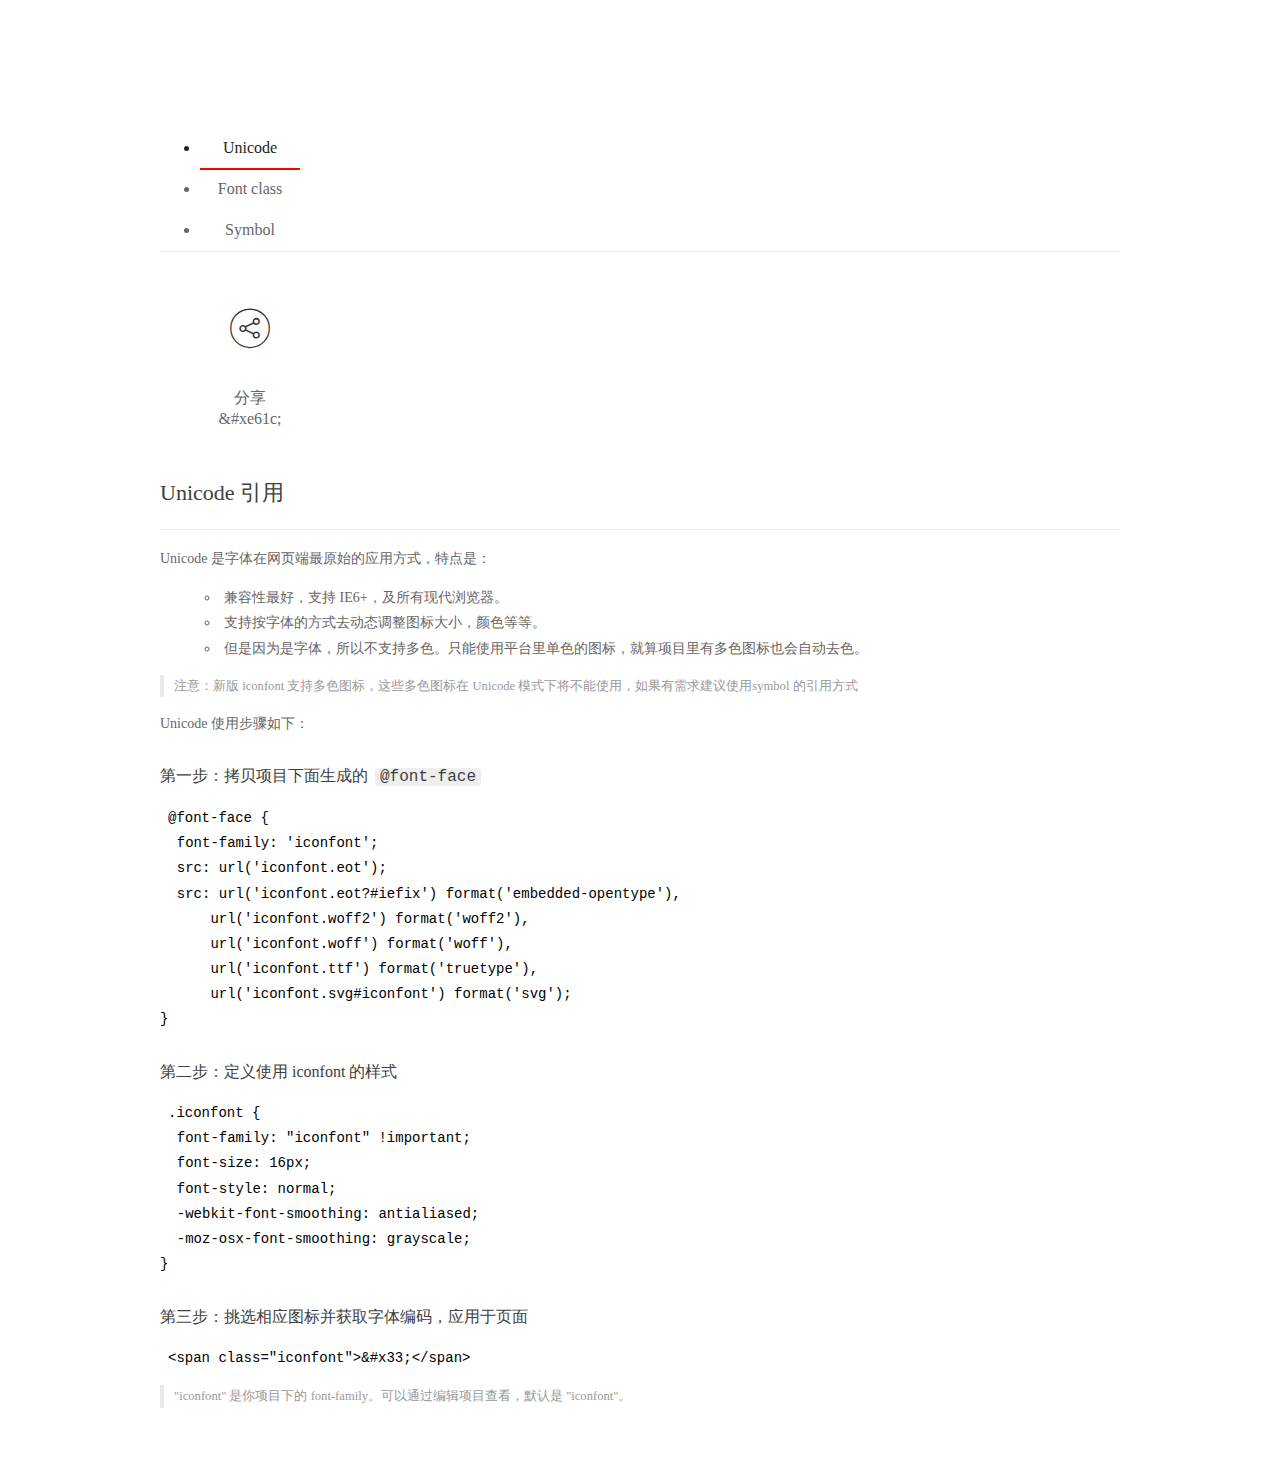
<file: Chapter02/Ferrari/download/font_gb2ioyaadta/demo_index.html>
<!DOCTYPE html>
<html>
<head>
  <meta charset="utf-8"/>
  <title>IconFont Demo</title>
  <link rel="shortcut icon" href="https://gtms04.alicdn.com/tps/i4/TB1_oz6GVXXXXaFXpXXJDFnIXXX-64-64.ico" type="image/x-icon"/>
  <link rel="stylesheet" href="https://g.alicdn.com/thx/cube/1.3.2/cube.min.css">
  <link rel="stylesheet" href="demo.css">
  <link rel="stylesheet" href="iconfont.css">
  <script src="iconfont.js"></script>
  <!-- jQuery -->
  <script src="https://a1.alicdn.com/oss/uploads/2018/12/26/7bfddb60-08e8-11e9-9b04-53e73bb6408b.js"></script>
  <!-- 代码高亮 -->
  <script src="https://a1.alicdn.com/oss/uploads/2018/12/26/a3f714d0-08e6-11e9-8a15-ebf944d7534c.js"></script>
</head>
<body>
  <div class="main">
    <h1 class="logo"><a href="https://www.iconfont.cn/" title="iconfont 首页" target="_blank">&#xe86b;</a></h1>
    <div class="nav-tabs">
      <ul id="tabs" class="dib-box">
        <li class="dib active"><span>Unicode</span></li>
        <li class="dib"><span>Font class</span></li>
        <li class="dib"><span>Symbol</span></li>
      </ul>
      
    </div>
    <div class="tab-container">
      <div class="content unicode" style="display: block;">
          <ul class="icon_lists dib-box">
          
            <li class="dib">
              <span class="icon iconfont">&#xe61c;</span>
                <div class="name">分享</div>
                <div class="code-name">&amp;#xe61c;</div>
              </li>
          
          </ul>
          <div class="article markdown">
          <h2 id="unicode-">Unicode 引用</h2>
          <hr>

          <p>Unicode 是字体在网页端最原始的应用方式，特点是：</p>
          <ul>
            <li>兼容性最好，支持 IE6+，及所有现代浏览器。</li>
            <li>支持按字体的方式去动态调整图标大小，颜色等等。</li>
            <li>但是因为是字体，所以不支持多色。只能使用平台里单色的图标，就算项目里有多色图标也会自动去色。</li>
          </ul>
          <blockquote>
            <p>注意：新版 iconfont 支持多色图标，这些多色图标在 Unicode 模式下将不能使用，如果有需求建议使用symbol 的引用方式</p>
          </blockquote>
          <p>Unicode 使用步骤如下：</p>
          <h3 id="-font-face">第一步：拷贝项目下面生成的 <code>@font-face</code></h3>
<pre><code class="language-css"
>@font-face {
  font-family: 'iconfont';
  src: url('iconfont.eot');
  src: url('iconfont.eot?#iefix') format('embedded-opentype'),
      url('iconfont.woff2') format('woff2'),
      url('iconfont.woff') format('woff'),
      url('iconfont.ttf') format('truetype'),
      url('iconfont.svg#iconfont') format('svg');
}
</code></pre>
          <h3 id="-iconfont-">第二步：定义使用 iconfont 的样式</h3>
<pre><code class="language-css"
>.iconfont {
  font-family: "iconfont" !important;
  font-size: 16px;
  font-style: normal;
  -webkit-font-smoothing: antialiased;
  -moz-osx-font-smoothing: grayscale;
}
</code></pre>
          <h3 id="-">第三步：挑选相应图标并获取字体编码，应用于页面</h3>
<pre>
<code class="language-html"
>&lt;span class="iconfont"&gt;&amp;#x33;&lt;/span&gt;
</code></pre>
          <blockquote>
            <p>"iconfont" 是你项目下的 font-family。可以通过编辑项目查看，默认是 "iconfont"。</p>
          </blockquote>
          </div>
      </div>
      <div class="content font-class">
        <ul class="icon_lists dib-box">
          
          <li class="dib">
            <span class="icon iconfont icon-fenxiang"></span>
            <div class="name">
              分享
            </div>
            <div class="code-name">.icon-fenxiang
            </div>
          </li>
          
        </ul>
        <div class="article markdown">
        <h2 id="font-class-">font-class 引用</h2>
        <hr>

        <p>font-class 是 Unicode 使用方式的一种变种，主要是解决 Unicode 书写不直观，语意不明确的问题。</p>
        <p>与 Unicode 使用方式相比，具有如下特点：</p>
        <ul>
          <li>兼容性良好，支持 IE8+，及所有现代浏览器。</li>
          <li>相比于 Unicode 语意明确，书写更直观。可以很容易分辨这个 icon 是什么。</li>
          <li>因为使用 class 来定义图标，所以当要替换图标时，只需要修改 class 里面的 Unicode 引用。</li>
          <li>不过因为本质上还是使用的字体，所以多色图标还是不支持的。</li>
        </ul>
        <p>使用步骤如下：</p>
        <h3 id="-fontclass-">第一步：引入项目下面生成的 fontclass 代码：</h3>
<pre><code class="language-html">&lt;link rel="stylesheet" href="./iconfont.css"&gt;
</code></pre>
        <h3 id="-">第二步：挑选相应图标并获取类名，应用于页面：</h3>
<pre><code class="language-html">&lt;span class="iconfont icon-xxx"&gt;&lt;/span&gt;
</code></pre>
        <blockquote>
          <p>"
            iconfont" 是你项目下的 font-family。可以通过编辑项目查看，默认是 "iconfont"。</p>
        </blockquote>
      </div>
      </div>
      <div class="content symbol">
          <ul class="icon_lists dib-box">
          
            <li class="dib">
                <svg class="icon svg-icon" aria-hidden="true">
                  <use xlink:href="#icon-fenxiang"></use>
                </svg>
                <div class="name">分享</div>
                <div class="code-name">#icon-fenxiang</div>
            </li>
          
          </ul>
          <div class="article markdown">
          <h2 id="symbol-">Symbol 引用</h2>
          <hr>

          <p>这是一种全新的使用方式，应该说这才是未来的主流，也是平台目前推荐的用法。相关介绍可以参考这篇<a href="">文章</a>
            这种用法其实是做了一个 SVG 的集合，与另外两种相比具有如下特点：</p>
          <ul>
            <li>支持多色图标了，不再受单色限制。</li>
            <li>通过一些技巧，支持像字体那样，通过 <code>font-size</code>, <code>color</code> 来调整样式。</li>
            <li>兼容性较差，支持 IE9+，及现代浏览器。</li>
            <li>浏览器渲染 SVG 的性能一般，还不如 png。</li>
          </ul>
          <p>使用步骤如下：</p>
          <h3 id="-symbol-">第一步：引入项目下面生成的 symbol 代码：</h3>
<pre><code class="language-html">&lt;script src="./iconfont.js"&gt;&lt;/script&gt;
</code></pre>
          <h3 id="-css-">第二步：加入通用 CSS 代码（引入一次就行）：</h3>
<pre><code class="language-html">&lt;style&gt;
.icon {
  width: 1em;
  height: 1em;
  vertical-align: -0.15em;
  fill: currentColor;
  overflow: hidden;
}
&lt;/style&gt;
</code></pre>
          <h3 id="-">第三步：挑选相应图标并获取类名，应用于页面：</h3>
<pre><code class="language-html">&lt;svg class="icon" aria-hidden="true"&gt;
  &lt;use xlink:href="#icon-xxx"&gt;&lt;/use&gt;
&lt;/svg&gt;
</code></pre>
          </div>
      </div>

    </div>
  </div>
  <script>
  $(document).ready(function () {
      $('.tab-container .content:first').show()

      $('#tabs li').click(function (e) {
        var tabContent = $('.tab-container .content')
        var index = $(this).index()

        if ($(this).hasClass('active')) {
          return
        } else {
          $('#tabs li').removeClass('active')
          $(this).addClass('active')

          tabContent.hide().eq(index).fadeIn()
        }
      })
    })
  </script>
</body>
</html>
</file>
<file: Chapter02/Ferrari/download/font_gb2ioyaadta/demo.css>
/* Logo 字体 */
@font-face {
  font-family: "iconfont logo";
  src: url('https://at.alicdn.com/t/font_985780_km7mi63cihi.eot?t=1545807318834');
  src: url('https://at.alicdn.com/t/font_985780_km7mi63cihi.eot?t=1545807318834#iefix') format('embedded-opentype'),
    url('https://at.alicdn.com/t/font_985780_km7mi63cihi.woff?t=1545807318834') format('woff'),
    url('https://at.alicdn.com/t/font_985780_km7mi63cihi.ttf?t=1545807318834') format('truetype'),
    url('https://at.alicdn.com/t/font_985780_km7mi63cihi.svg?t=1545807318834#iconfont') format('svg');
}

.logo {
  font-family: "iconfont logo";
  font-size: 160px;
  font-style: normal;
  -webkit-font-smoothing: antialiased;
  -moz-osx-font-smoothing: grayscale;
}

/* tabs */
.nav-tabs {
  position: relative;
}

.nav-tabs .nav-more {
  position: absolute;
  right: 0;
  bottom: 0;
  height: 42px;
  line-height: 42px;
  color: #666;
}

#tabs {
  border-bottom: 1px solid #eee;
}

#tabs li {
  cursor: pointer;
  width: 100px;
  height: 40px;
  line-height: 40px;
  text-align: center;
  font-size: 16px;
  border-bottom: 2px solid transparent;
  position: relative;
  z-index: 1;
  margin-bottom: -1px;
  color: #666;
}


#tabs .active {
  border-bottom-color: #f00;
  color: #222;
}

.tab-container .content {
  display: none;
}

/* 页面布局 */
.main {
  padding: 30px 100px;
  width: 960px;
  margin: 0 auto;
}

.main .logo {
  color: #333;
  text-align: left;
  margin-bottom: 30px;
  line-height: 1;
  height: 110px;
  margin-top: -50px;
  overflow: hidden;
  *zoom: 1;
}

.main .logo a {
  font-size: 160px;
  color: #333;
}

.helps {
  margin-top: 40px;
}

.helps pre {
  padding: 20px;
  margin: 10px 0;
  border: solid 1px #e7e1cd;
  background-color: #fffdef;
  overflow: auto;
}

.icon_lists {
  width: 100% !important;
  overflow: hidden;
  *zoom: 1;
}

.icon_lists li {
  width: 100px;
  margin-bottom: 10px;
  margin-right: 20px;
  text-align: center;
  list-style: none !important;
  cursor: default;
}

.icon_lists li .code-name {
  line-height: 1.2;
}

.icon_lists .icon {
  display: block;
  height: 100px;
  line-height: 100px;
  font-size: 42px;
  margin: 10px auto;
  color: #333;
  -webkit-transition: font-size 0.25s linear, width 0.25s linear;
  -moz-transition: font-size 0.25s linear, width 0.25s linear;
  transition: font-size 0.25s linear, width 0.25s linear;
}

.icon_lists .icon:hover {
  font-size: 100px;
}

.icon_lists .svg-icon {
  /* 通过设置 font-size 来改变图标大小 */
  width: 1em;
  /* 图标和文字相邻时，垂直对齐 */
  vertical-align: -0.15em;
  /* 通过设置 color 来改变 SVG 的颜色/fill */
  fill: currentColor;
  /* path 和 stroke 溢出 viewBox 部分在 IE 下会显示
      normalize.css 中也包含这行 */
  overflow: hidden;
}

.icon_lists li .name,
.icon_lists li .code-name {
  color: #666;
}

/* markdown 样式 */
.markdown {
  color: #666;
  font-size: 14px;
  line-height: 1.8;
}

.highlight {
  line-height: 1.5;
}

.markdown img {
  vertical-align: middle;
  max-width: 100%;
}

.markdown h1 {
  color: #404040;
  font-weight: 500;
  line-height: 40px;
  margin-bottom: 24px;
}

.markdown h2,
.markdown h3,
.markdown h4,
.markdown h5,
.markdown h6 {
  color: #404040;
  margin: 1.6em 0 0.6em 0;
  font-weight: 500;
  clear: both;
}

.markdown h1 {
  font-size: 28px;
}

.markdown h2 {
  font-size: 22px;
}

.markdown h3 {
  font-size: 16px;
}

.markdown h4 {
  font-size: 14px;
}

.markdown h5 {
  font-size: 12px;
}

.markdown h6 {
  font-size: 12px;
}

.markdown hr {
  height: 1px;
  border: 0;
  background: #e9e9e9;
  margin: 16px 0;
  clear: both;
}

.markdown p {
  margin: 1em 0;
}

.markdown>p,
.markdown>blockquote,
.markdown>.highlight,
.markdown>ol,
.markdown>ul {
  width: 80%;
}

.markdown ul>li {
  list-style: circle;
}

.markdown>ul li,
.markdown blockquote ul>li {
  margin-left: 20px;
  padding-left: 4px;
}

.markdown>ul li p,
.markdown>ol li p {
  margin: 0.6em 0;
}

.markdown ol>li {
  list-style: decimal;
}

.markdown>ol li,
.markdown blockquote ol>li {
  margin-left: 20px;
  padding-left: 4px;
}

.markdown code {
  margin: 0 3px;
  padding: 0 5px;
  background: #eee;
  border-radius: 3px;
}

.markdown strong,
.markdown b {
  font-weight: 600;
}

.markdown>table {
  border-collapse: collapse;
  border-spacing: 0px;
  empty-cells: show;
  border: 1px solid #e9e9e9;
  width: 95%;
  margin-bottom: 24px;
}

.markdown>table th {
  white-space: nowrap;
  color: #333;
  font-weight: 600;
}

.markdown>table th,
.markdown>table td {
  border: 1px solid #e9e9e9;
  padding: 8px 16px;
  text-align: left;
}

.markdown>table th {
  background: #F7F7F7;
}

.markdown blockquote {
  font-size: 90%;
  color: #999;
  border-left: 4px solid #e9e9e9;
  padding-left: 0.8em;
  margin: 1em 0;
}

.markdown blockquote p {
  margin: 0;
}

.markdown .anchor {
  opacity: 0;
  transition: opacity 0.3s ease;
  margin-left: 8px;
}

.markdown .waiting {
  color: #ccc;
}

.markdown h1:hover .anchor,
.markdown h2:hover .anchor,
.markdown h3:hover .anchor,
.markdown h4:hover .anchor,
.markdown h5:hover .anchor,
.markdown h6:hover .anchor {
  opacity: 1;
  display: inline-block;
}

.markdown>br,
.markdown>p>br {
  clear: both;
}


.hljs {
  display: block;
  background: white;
  padding: 0.5em;
  color: #333333;
  overflow-x: auto;
}

.hljs-comment,
.hljs-meta {
  color: #969896;
}

.hljs-string,
.hljs-variable,
.hljs-template-variable,
.hljs-strong,
.hljs-emphasis,
.hljs-quote {
  color: #df5000;
}

.hljs-keyword,
.hljs-selector-tag,
.hljs-type {
  color: #a71d5d;
}

.hljs-literal,
.hljs-symbol,
.hljs-bullet,
.hljs-attribute {
  color: #0086b3;
}

.hljs-section,
.hljs-name {
  color: #63a35c;
}

.hljs-tag {
  color: #333333;
}

.hljs-title,
.hljs-attr,
.hljs-selector-id,
.hljs-selector-class,
.hljs-selector-attr,
.hljs-selector-pseudo {
  color: #795da3;
}

.hljs-addition {
  color: #55a532;
  background-color: #eaffea;
}

.hljs-deletion {
  color: #bd2c00;
  background-color: #ffecec;
}

.hljs-link {
  text-decoration: underline;
}

/* 代码高亮 */
/* PrismJS 1.15.0
https://prismjs.com/download.html#themes=prism&languages=markup+css+clike+javascript */
/**
 * prism.js default theme for JavaScript, CSS and HTML
 * Based on dabblet (http://dabblet.com)
 * @author Lea Verou
 */
code[class*="language-"],
pre[class*="language-"] {
  color: black;
  background: none;
  text-shadow: 0 1px white;
  font-family: Consolas, Monaco, 'Andale Mono', 'Ubuntu Mono', monospace;
  text-align: left;
  white-space: pre;
  word-spacing: normal;
  word-break: normal;
  word-wrap: normal;
  line-height: 1.5;

  -moz-tab-size: 4;
  -o-tab-size: 4;
  tab-size: 4;

  -webkit-hyphens: none;
  -moz-hyphens: none;
  -ms-hyphens: none;
  hyphens: none;
}

pre[class*="language-"]::-moz-selection,
pre[class*="language-"] ::-moz-selection,
code[class*="language-"]::-moz-selection,
code[class*="language-"] ::-moz-selection {
  text-shadow: none;
  background: #b3d4fc;
}

pre[class*="language-"]::selection,
pre[class*="language-"] ::selection,
code[class*="language-"]::selection,
code[class*="language-"] ::selection {
  text-shadow: none;
  background: #b3d4fc;
}

@media print {

  code[class*="language-"],
  pre[class*="language-"] {
    text-shadow: none;
  }
}

/* Code blocks */
pre[class*="language-"] {
  padding: 1em;
  margin: .5em 0;
  overflow: auto;
}

:not(pre)>code[class*="language-"],
pre[class*="language-"] {
  background: #f5f2f0;
}

/* Inline code */
:not(pre)>code[class*="language-"] {
  padding: .1em;
  border-radius: .3em;
  white-space: normal;
}

.token.comment,
.token.prolog,
.token.doctype,
.token.cdata {
  color: slategray;
}

.token.punctuation {
  color: #999;
}

.namespace {
  opacity: .7;
}

.token.property,
.token.tag,
.token.boolean,
.token.number,
.token.constant,
.token.symbol,
.token.deleted {
  color: #905;
}

.token.selector,
.token.attr-name,
.token.string,
.token.char,
.token.builtin,
.token.inserted {
  color: #690;
}

.token.operator,
.token.entity,
.token.url,
.language-css .token.string,
.style .token.string {
  color: #9a6e3a;
  background: hsla(0, 0%, 100%, .5);
}

.token.atrule,
.token.attr-value,
.token.keyword {
  color: #07a;
}

.token.function,
.token.class-name {
  color: #DD4A68;
}

.token.regex,
.token.important,
.token.variable {
  color: #e90;
}

.token.important,
.token.bold {
  font-weight: bold;
}

.token.italic {
  font-style: italic;
}

.token.entity {
  cursor: help;
}
</file>
<file: Chapter02/Ferrari/download/font_gb2ioyaadta/iconfont.css>
@font-face {font-family: "iconfont";
  src: url('iconfont.eot?t=1556332438069'); /* IE9 */
  src: url('iconfont.eot?t=1556332438069#iefix') format('embedded-opentype'), /* IE6-IE8 */
  url('[data-uri]') format('woff2'),
  url('iconfont.woff?t=1556332438069') format('woff'),
  url('iconfont.ttf?t=1556332438069') format('truetype'), /* chrome, firefox, opera, Safari, Android, iOS 4.2+ */
  url('iconfont.svg?t=1556332438069#iconfont') format('svg'); /* iOS 4.1- */
}

.iconfont {
  font-family: "iconfont" !important;
  font-size: 16px;
  font-style: normal;
  -webkit-font-smoothing: antialiased;
  -moz-osx-font-smoothing: grayscale;
}

.icon-fenxiang:before {
  content: "\e61c";
}
</file>
